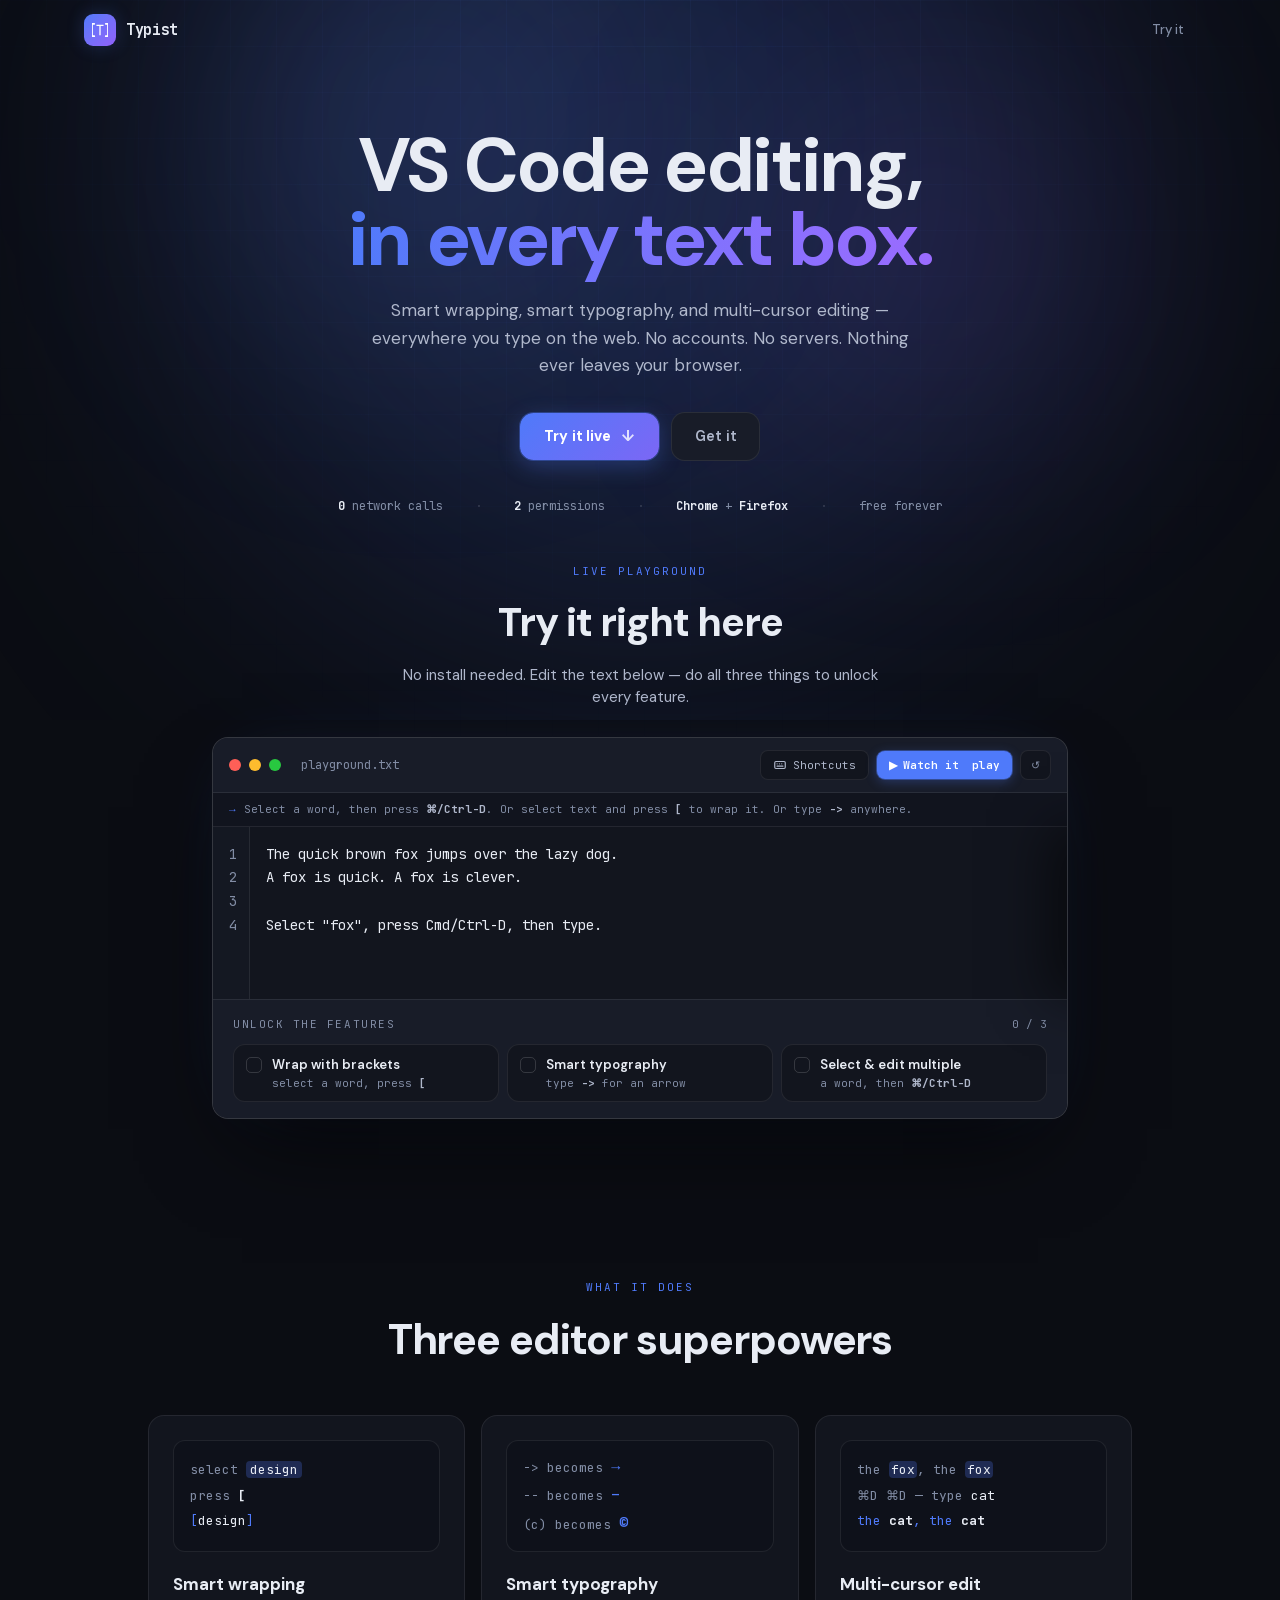
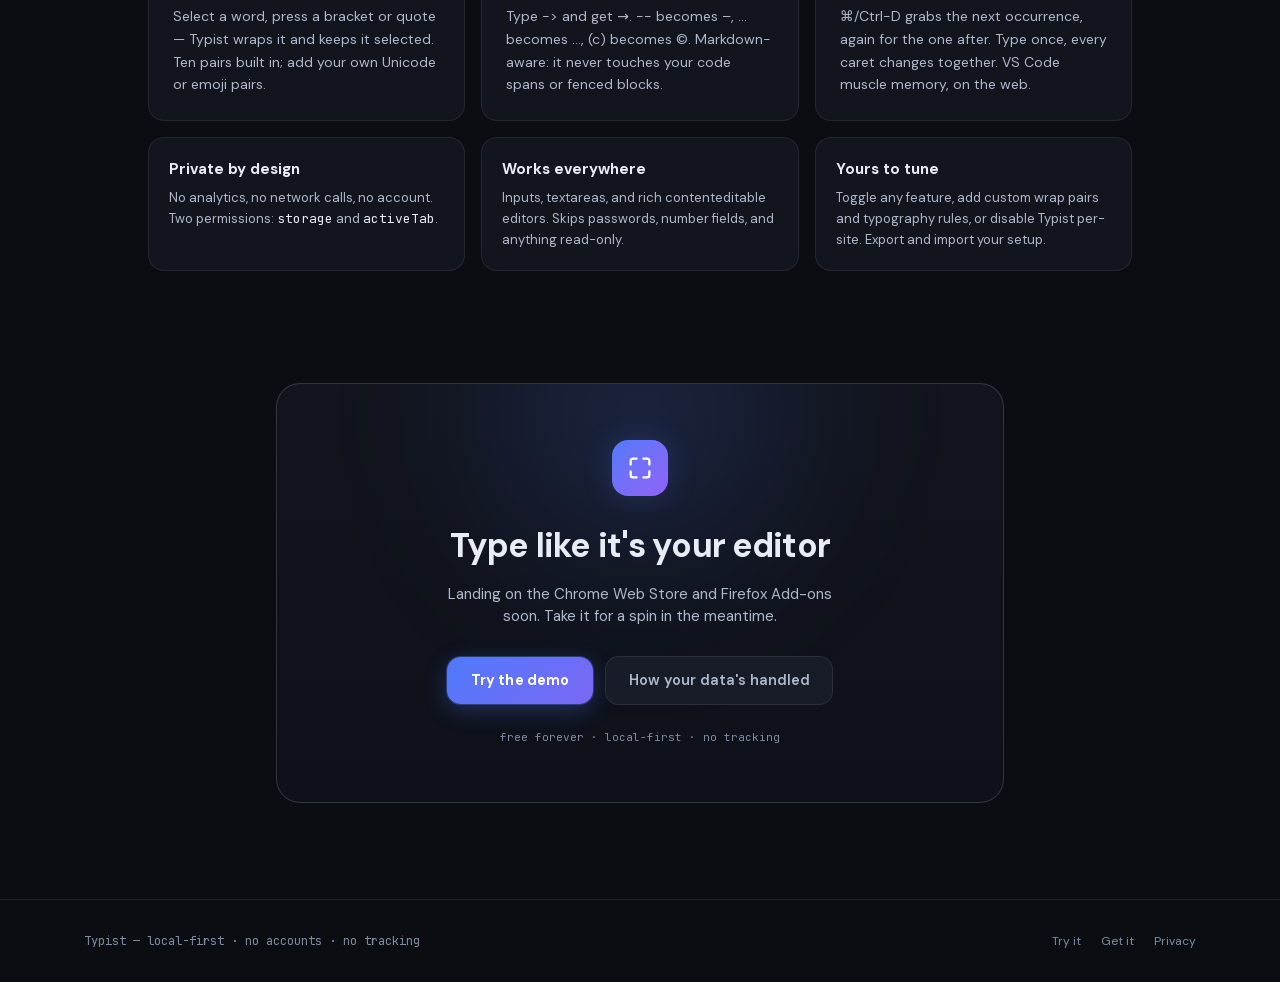
<file: index.html>
<!DOCTYPE html><html lang="en" class="scroll-smooth motion-reduce:scroll-auto"> <head><meta charset="utf-8"><meta name="viewport" content="width=device-width, initial-scale=1"><title>Typist — VS Code editing for every text box</title><meta name="description" content="A local-first browser extension that brings smart wrapping, smart typography, and multi-cursor editing to every text field on the web. Chrome + Firefox. No accounts, no tracking."><meta name="keywords" content="browser extension, text editor extension, VS Code shortcuts in browser, multi-cursor editing, smart typography, smart text wrapping, Cmd+D multi-cursor, Chrome extension, Firefox extension, textarea editor, rich text editing, developer productivity tool, writing tool, local-first, no tracking, keyboard shortcuts extension, code editor in browser, text field editing, smart quotes, auto-formatting"><meta name="author" content="Tomer Danan"><meta name="robots" content="index, follow"><meta name="theme-color" content="#0b0d13"><meta name="color-scheme" content="dark"><link rel="canonical" href="https://typist.dananz.com/"><link rel="icon" type="image/svg+xml" href="/favicon.svg"><link rel="preload" as="font" type="font/woff2" href="/fonts/dm-sans.woff2" crossorigin><link rel="preload" as="font" type="font/woff2" href="/fonts/jetbrains-mono.woff2" crossorigin><meta property="og:type" content="website"><meta property="og:site_name" content="Typist"><meta property="og:url" content="https://typist.dananz.com/"><meta property="og:title" content="Typist — VS Code editing for every text box"><meta property="og:description" content="A local-first browser extension that brings smart wrapping, smart typography, and multi-cursor editing to every text field on the web. Chrome + Firefox. No accounts, no tracking."><meta property="og:image" content="https://typist.dananz.com/og.png"><meta property="og:image:type" content="image/png"><meta property="og:image:width" content="1200"><meta property="og:image:height" content="630"><meta property="og:image:alt" content="Typist — VS Code editing for every text box"><meta name="twitter:card" content="summary_large_image"><meta name="twitter:title" content="Typist — VS Code editing for every text box"><meta name="twitter:description" content="A local-first browser extension that brings smart wrapping, smart typography, and multi-cursor editing to every text field on the web. Chrome + Firefox. No accounts, no tracking."><meta name="twitter:image" content="https://typist.dananz.com/og.png"><script type="application/ld+json">{"@context":"https://schema.org","@type":"SoftwareApplication","name":"Typist","applicationCategory":"BrowserApplication","operatingSystem":"Chrome, Firefox","description":"A local-first browser extension that brings smart wrapping, smart typography, and multi-cursor editing to every text field on the web. Chrome + Firefox. No accounts, no tracking.","url":"https://typist.dananz.com/","image":"https://typist.dananz.com/og.png","offers":{"@type":"Offer","price":"0","priceCurrency":"USD"},"author":{"@type":"Person","name":"Tomer Danan"},"keywords":"browser extension, text editor extension, VS Code shortcuts in browser, multi-cursor editing, smart typography, smart text wrapping, Cmd+D multi-cursor, Chrome extension, Firefox extension, textarea editor, rich text editing, developer productivity tool, writing tool, local-first, no tracking, keyboard shortcuts extension, code editor in browser, text field editing, smart quotes, auto-formatting"}</script><link rel="stylesheet" href="/_astro/Base.CoS_xqMw.css"><style>#demo-hl[data-astro-cid-tb5vpudz] mark{background:color-mix(in srgb,var(--color-accent) 32%,transparent);color:transparent;border-radius:3px;box-shadow:0 0 0 1px color-mix(in srgb,var(--color-accent) 45%,transparent)}.tp-task[data-astro-cid-tb5vpudz].is-done{border-color:color-mix(in srgb,var(--color-green) 38%,transparent);background:var(--color-green-soft)}.tp-task[data-astro-cid-tb5vpudz].is-done .tp-check[data-astro-cid-tb5vpudz]{background:var(--color-green);border-color:var(--color-green);color:#06231a;animation:tickPop .35s cubic-bezier(.34,1.56,.64,1)}.tp-task[data-astro-cid-tb5vpudz].is-done .tp-task-title[data-astro-cid-tb5vpudz]{color:var(--color-green)}#demo-tasks[data-astro-cid-tb5vpudz].all-done .tp-task[data-astro-cid-tb5vpudz]{opacity:.5;filter:saturate(.7)}.demo-keycap[data-astro-cid-tb5vpudz]{font-family:var(--font-mono);font-size:12px;color:var(--color-text-bright);background:var(--color-surface-3);border:1px solid var(--color-line-strong);border-radius:7px;padding:4px 8px;box-shadow:0 2px 6px #00000059,inset 0 1px #ffffff0f;animation:keyPop .3s ease both}.tp-mini-cta[data-astro-cid-tb5vpudz]{display:inline-flex;align-items:center;border-radius:.6rem;padding:.5rem .85rem;font-size:13px;font-weight:700;color:#fff;background:linear-gradient(135deg,var(--color-accent),#9061f9);box-shadow:0 4px 16px #4f7afa4d;transition:transform .2s}.tp-mini-cta[data-astro-cid-tb5vpudz]:hover{transform:translateY(-2px)}.tp-feature[data-astro-cid-j7pv25f6]:hover{box-shadow:0 1px #ffffff0d inset,0 24px 50px -28px #000000b3,0 0 40px -20px var(--color-accent-glow)}.tp-cta[data-astro-cid-j7pv25f6]{display:inline-flex;align-items:center;gap:.6rem;border-radius:.85rem;padding:.8rem 1.5rem;font-weight:700;font-size:14.5px;letter-spacing:.01em;color:#fff;background:linear-gradient(135deg,var(--color-accent),#7c67f5);box-shadow:0 0 0 1px #4f7afa59,0 6px 22px #4f7afa4d,0 1px 3px #0003;transition:transform .2s,box-shadow .2s,filter .2s}.tp-cta[data-astro-cid-j7pv25f6]:hover{transform:translateY(-2px);filter:brightness(1.08);box-shadow:0 0 0 1px #4f7afa73,0 10px 32px #4f7afa66,0 2px 6px #0000004d}.tp-cta[data-astro-cid-j7pv25f6]:active{transform:translateY(0)}.tp-cta-ghost[data-astro-cid-j7pv25f6]{display:inline-flex;align-items:center;gap:.5rem;border-radius:.85rem;padding:.8rem 1.4rem;font-weight:600;font-size:14.5px;color:var(--color-text);background:var(--color-surface-2);border:1px solid var(--color-line);transition:transform .2s,border-color .2s,color .2s}.tp-cta-ghost[data-astro-cid-j7pv25f6]:hover{border-color:var(--color-accent);color:var(--color-text-bright);transform:translateY(-2px)}
</style></head> <body class="relative overflow-x-hidden"> <!-- Ambient glow blooms --> <div class="pointer-events-none fixed inset-x-0 top-0 z-0 h-[720px] overflow-hidden"> <div class="absolute left-1/2 -top-64 h-[880px] w-[880px] -translate-x-1/2 rounded-full bg-accent/20 blur-[140px]"></div> <div class="absolute left-[16%] -top-24 h-[440px] w-[440px] rounded-full bg-accent-soft/12 blur-[120px]"></div> <div class="absolute right-[12%] top-16 h-[380px] w-[380px] rounded-full bg-[#9061f9]/10 blur-[120px]"></div> </div> <!-- Faint grid, radially masked --> <div class="pointer-events-none fixed inset-0 z-0 [background-image:linear-gradient(rgba(79,122,250,0.05)_1px,transparent_1px),linear-gradient(90deg,rgba(79,122,250,0.05)_1px,transparent_1px)] [background-size:46px_46px] [mask-image:radial-gradient(circle_at_50%_0%,#000_0%,transparent_72%)]"></div> <!-- Nav --> <nav data-nav class="fixed inset-x-0 top-0 z-50 transition-[background-color,backdrop-filter,border-color] duration-500 ease-[cubic-bezier(0.22,0.61,0.36,1)] border-b border-transparent"> <div class="mx-auto flex max-w-6xl items-center justify-between px-5 py-3.5"> <a href="#top" class="group flex items-center gap-2.5" aria-label="Typist home"> <span class="grid h-8 w-8 place-items-center rounded-[9px] bg-gradient-to-br from-accent to-[#9061f9] shadow-[0_0_18px_var(--color-accent-glow)]"> <svg viewBox="120 120 272 272" class="h-4 w-4"> <g fill="none" stroke="#fff" stroke-width="30" stroke-linecap="round" stroke-linejoin="round"> <path d="M158 150 H120 V362 H158"></path> <path d="M354 150 H392 V362 H354"></path> </g> <path transform="translate(182.13 346) scale(0.24623 -0.24623)" fill="#fff" d="M255 0V649H55V731H545V649H345V0Z"></path> </svg> </span> <span class="font-mono text-[15px] font-bold tracking-tight text-text-bright">Typist</span> </a> <div class="flex items-center gap-1.5 text-[13px] font-medium text-text-dim"> <a href="#try" class="rounded-lg px-3 py-1.5 transition-colors hover:text-text-bright">Try it</a> </div> </div> </nav> <main class="relative z-10">   <header id="top" class="relative mx-auto max-w-4xl px-5 pb-2 pt-28 text-center sm:pt-32" data-astro-cid-j7pv25f6> <h1 class="animate-[fadeUp_0.7s_ease_0.05s_both] mx-auto max-w-3xl text-[clamp(2.5rem,7vw,4.7rem)] font-bold leading-[0.99] tracking-[-0.035em] text-text-bright" data-astro-cid-j7pv25f6>
VS Code editing,<br data-astro-cid-j7pv25f6> <span class="bg-gradient-to-r from-accent to-[#9a6bff] bg-clip-text text-transparent" data-astro-cid-j7pv25f6>in every text box.</span> </h1> <p class="animate-[fadeUp_0.7s_ease_0.16s_both] mx-auto mt-5 max-w-xl text-[16px] leading-relaxed text-text sm:text-[17px]" data-astro-cid-j7pv25f6>
Smart wrapping, smart typography, and multi-cursor editing — everywhere you
      type on the web. No accounts. No servers. Nothing ever leaves your browser.
</p> <div class="animate-[fadeUp_0.7s_ease_0.26s_both] mt-8 flex flex-wrap items-center justify-center gap-3" data-astro-cid-j7pv25f6> <a href="#try" class="tp-cta" data-astro-cid-j7pv25f6>
Try it live
<span class="opacity-80" data-astro-cid-j7pv25f6>↓</span> </a> <a href="#get" class="tp-cta-ghost" data-astro-cid-j7pv25f6>Get it</a> </div> <!-- stat proof strip --> <div class="animate-[fadeUp_0.7s_ease_0.36s_both] mt-9 flex flex-wrap items-center justify-center gap-x-8 gap-y-2 font-mono text-[12px] text-text-dim" data-astro-cid-j7pv25f6> <span data-astro-cid-j7pv25f6><b class="text-text-bright" data-astro-cid-j7pv25f6>0</b> network calls</span> <span class="text-line-strong" data-astro-cid-j7pv25f6>·</span> <span data-astro-cid-j7pv25f6><b class="text-text-bright" data-astro-cid-j7pv25f6>2</b> permissions</span> <span class="text-line-strong" data-astro-cid-j7pv25f6>·</span> <span data-astro-cid-j7pv25f6><b class="text-text-bright" data-astro-cid-j7pv25f6>Chrome</b> + <b class="text-text-bright" data-astro-cid-j7pv25f6>Firefox</b></span> <span class="text-line-strong" data-astro-cid-j7pv25f6>·</span> <span data-astro-cid-j7pv25f6>free forever</span> </div> </header> <section id="try" class="relative z-10 mx-auto max-w-4xl px-5 pb-16 pt-6 sm:pt-10" data-astro-cid-tb5vpudz> <div class="mb-7 text-center" data-reveal data-astro-cid-tb5vpudz> <p class="mb-3 font-mono text-[11px] uppercase tracking-[0.18em] text-accent" data-astro-cid-tb5vpudz>Live playground</p> <h2 class="text-[clamp(26px,4vw,40px)] font-bold tracking-tight text-text-bright" data-astro-cid-tb5vpudz>
Try it right here
</h2> <p class="mx-auto mt-3 max-w-lg text-[15px] text-text" data-astro-cid-tb5vpudz>
No install needed. Edit the text below — do all three things to unlock every feature.
</p> </div> <div data-reveal class="overflow-hidden rounded-2xl border border-line-strong bg-surface shadow-[0_1px_0_rgba(255,255,255,0.04)_inset,0_40px_90px_-30px_rgba(0,0,0,0.8),0_0_70px_-30px_var(--color-accent-glow)]" data-astro-cid-tb5vpudz> <!-- window chrome / toolbar --> <div class="flex items-center gap-2 border-b border-line bg-surface-2 px-4 py-3" data-astro-cid-tb5vpudz> <span class="h-3 w-3 rounded-full bg-[#ff5f57]" data-astro-cid-tb5vpudz></span> <span class="h-3 w-3 rounded-full bg-[#febc2e]" data-astro-cid-tb5vpudz></span> <span class="h-3 w-3 rounded-full bg-[#28c840]" data-astro-cid-tb5vpudz></span> <span class="ms-3 hidden font-mono text-[12px] text-text-dim sm:inline" data-astro-cid-tb5vpudz>playground.txt</span> <div class="ms-auto flex items-center gap-2" data-astro-cid-tb5vpudz> <button id="demo-cheats-open" class="flex items-center gap-1.5 whitespace-nowrap rounded-lg border border-line bg-surface px-3 py-1.5 font-mono text-[11px] text-text transition-colors hover:border-line-strong hover:text-text-bright" data-astro-cid-tb5vpudz> <svg viewBox="0 0 24 24" class="h-3.5 w-3.5 flex-none" fill="none" stroke="currentColor" stroke-width="2" stroke-linecap="round" stroke-linejoin="round" data-astro-cid-tb5vpudz><rect x="3" y="6" width="18" height="12" rx="2" data-astro-cid-tb5vpudz></rect><path d="M7 10h.01M11 10h.01M15 10h.01M7 14h10" data-astro-cid-tb5vpudz></path></svg>
Shortcuts
</button> <button id="demo-play" class="flex items-center gap-1.5 whitespace-nowrap rounded-lg bg-accent px-3 py-1.5 font-mono text-[11px] font-semibold text-white shadow-[0_0_0_1px_rgba(79,122,250,0.4),0_3px_12px_rgba(79,122,250,0.3)] transition-all hover:bg-accent-soft hover:-translate-y-px" data-astro-cid-tb5vpudz>▶ <span class="hidden sm:inline" data-astro-cid-tb5vpudz>Watch it&nbsp;</span>play</button> <button id="demo-reset" class="rounded-lg border border-line bg-surface px-2.5 py-1.5 font-mono text-[11px] text-text-dim transition-colors hover:border-line-strong hover:text-text-bright" aria-label="Reset playground" data-astro-cid-tb5vpudz>↺</button> </div> </div> <!-- helper strip --> <div class="flex items-center gap-2 border-b border-line bg-surface/60 px-4 py-2 font-mono text-[11px] text-text-dim" data-astro-cid-tb5vpudz> <span class="text-accent" data-astro-cid-tb5vpudz>→</span> <span data-astro-cid-tb5vpudz>Select a word, then press <b class="text-text" data-astro-cid-tb5vpudz>⌘/Ctrl-D</b>. Or select text and press <b class="text-text" data-astro-cid-tb5vpudz>[</b> to wrap it. Or type <b class="text-text" data-astro-cid-tb5vpudz>-&gt;</b> anywhere.</span> </div> <!-- editor: gutter + surface --> <div id="demo-editor" class="relative flex h-[172px]" data-astro-cid-tb5vpudz> <div id="demo-gutter" aria-hidden="true" class="select-none overflow-hidden whitespace-pre border-e border-line bg-surface-2/40 py-4 pe-3 ps-4 text-end font-mono text-[14px] leading-[1.7] text-text-dim" data-astro-cid-tb5vpudz>1</div> <div class="relative flex-1" data-astro-cid-tb5vpudz> <div id="demo-hl" aria-hidden="true" class="pointer-events-none absolute inset-0 overflow-auto whitespace-pre p-4 font-mono text-[14px] leading-[1.7] text-transparent" data-astro-cid-tb5vpudz></div> <label for="demo-ta" class="sr-only" data-astro-cid-tb5vpudz>Interactive Typist playground editor</label> <textarea id="demo-ta" spellcheck="false" autocomplete="off" autocapitalize="off" wrap="off" class="absolute inset-0 resize-none overflow-auto whitespace-pre border-0 bg-transparent p-4 font-mono text-[14px] leading-[1.7] text-text-bright caret-accent outline-none focus-visible:ring-2 focus-visible:ring-inset focus-visible:ring-accent/40" data-astro-cid-tb5vpudz></textarea> <div id="demo-keys" class="pointer-events-none absolute bottom-3 end-4 flex gap-1.5" data-astro-cid-tb5vpudz></div> </div> <!-- shortcuts sidebar --> <div id="demo-cheats-bg" class="pointer-events-none absolute inset-0 z-10 bg-black/40 opacity-0 transition-opacity duration-300" data-astro-cid-tb5vpudz></div> <aside id="demo-cheats" class="absolute inset-y-0 end-0 z-20 flex w-[310px] max-w-[86%] translate-x-full flex-col border-s border-line-strong bg-surface-2 shadow-[-20px_0_50px_rgba(0,0,0,0.5)] transition-transform duration-300 motion-reduce:transition-none" data-astro-cid-tb5vpudz> <div class="flex items-center justify-between border-b border-line px-4 py-3" data-astro-cid-tb5vpudz> <span class="font-mono text-[11px] uppercase tracking-[0.14em] text-text-dim" data-astro-cid-tb5vpudz>Keyboard cheatsheet</span> <button id="demo-cheats-close" class="grid h-6 w-6 place-items-center rounded-md text-text-dim transition-colors hover:bg-surface-3 hover:text-text-bright" aria-label="Close shortcuts" data-astro-cid-tb5vpudz>✕</button> </div> <ul class="flex-1 overflow-auto p-2" data-astro-cid-tb5vpudz> <li class="rounded-lg px-3 py-2.5 transition-colors hover:bg-surface" data-astro-cid-tb5vpudz> <span class="block text-[12.5px] font-semibold text-text-bright" data-astro-cid-tb5vpudz>Wrap a selection</span> <span class="mt-0.5 block font-mono text-[12px] leading-relaxed text-accent" data-astro-cid-tb5vpudz>[  (  {  &lt;  &quot;  &#39;  `  *  _  ~</span> </li><li class="rounded-lg px-3 py-2.5 transition-colors hover:bg-surface" data-astro-cid-tb5vpudz> <span class="block text-[12.5px] font-semibold text-text-bright" data-astro-cid-tb5vpudz>Arrow · dash · ellipsis</span> <span class="mt-0.5 block font-mono text-[12px] leading-relaxed text-accent" data-astro-cid-tb5vpudz>-&gt;   --   ...</span> </li><li class="rounded-lg px-3 py-2.5 transition-colors hover:bg-surface" data-astro-cid-tb5vpudz> <span class="block text-[12.5px] font-semibold text-text-bright" data-astro-cid-tb5vpudz>Symbols</span> <span class="mt-0.5 block font-mono text-[12px] leading-relaxed text-accent" data-astro-cid-tb5vpudz>(c)  (r)  (tm)  =&gt;  &lt;=  &gt;=  !=</span> </li><li class="rounded-lg px-3 py-2.5 transition-colors hover:bg-surface" data-astro-cid-tb5vpudz> <span class="block text-[12.5px] font-semibold text-text-bright" data-astro-cid-tb5vpudz>Add next occurrence</span> <span class="mt-0.5 block font-mono text-[12px] leading-relaxed text-accent" data-astro-cid-tb5vpudz>⌘D  ·  Ctrl-D</span> </li><li class="rounded-lg px-3 py-2.5 transition-colors hover:bg-surface" data-astro-cid-tb5vpudz> <span class="block text-[12.5px] font-semibold text-text-bright" data-astro-cid-tb5vpudz>Edit every cursor</span> <span class="mt-0.5 block font-mono text-[12px] leading-relaxed text-accent" data-astro-cid-tb5vpudz>just type after ⌘D</span> </li><li class="rounded-lg px-3 py-2.5 transition-colors hover:bg-surface" data-astro-cid-tb5vpudz> <span class="block text-[12.5px] font-semibold text-text-bright" data-astro-cid-tb5vpudz>Cancel multi-cursor</span> <span class="mt-0.5 block font-mono text-[12px] leading-relaxed text-accent" data-astro-cid-tb5vpudz>Esc  ·  click  ·  arrows</span> </li> </ul> </aside> </div> <!-- checklist --> <div class="border-t border-line bg-surface-2 px-4 py-4 sm:px-5" data-astro-cid-tb5vpudz> <div class="mb-3 flex items-center justify-between" data-astro-cid-tb5vpudz> <span class="font-mono text-[11px] uppercase tracking-[0.14em] text-text-dim" data-astro-cid-tb5vpudz>Unlock the features</span> <span id="demo-progress" class="font-mono text-[11px] tabular-nums text-text-dim" data-astro-cid-tb5vpudz>0 / 3</span> </div> <ul id="demo-tasks" class="grid gap-2 sm:grid-cols-3" data-astro-cid-tb5vpudz> <li data-task="wrap" class="tp-task group flex items-start gap-2.5 rounded-xl border border-line bg-surface px-3 py-2.5 transition-all" data-astro-cid-tb5vpudz> <span class="tp-check mt-0.5 grid h-4 w-4 flex-none place-items-center rounded-[5px] border border-line-strong text-transparent transition-colors" data-astro-cid-tb5vpudz> <svg viewBox="0 0 16 16" class="h-3 w-3" fill="none" stroke="currentColor" stroke-width="2.4" stroke-linecap="round" stroke-linejoin="round" data-astro-cid-tb5vpudz><path d="M3 8.5l3.2 3.2L13 5" data-astro-cid-tb5vpudz></path></svg> </span> <span data-astro-cid-tb5vpudz> <span class="tp-task-title block text-[13px] font-semibold text-text-bright" data-astro-cid-tb5vpudz>Wrap with brackets</span> <span class="block font-mono text-[11px] text-text-dim" data-astro-cid-tb5vpudz>select a word, press <b class="text-text" data-astro-cid-tb5vpudz>[</b></span> </span> </li> <li data-task="typo" class="tp-task group flex items-start gap-2.5 rounded-xl border border-line bg-surface px-3 py-2.5 transition-all" data-astro-cid-tb5vpudz> <span class="tp-check mt-0.5 grid h-4 w-4 flex-none place-items-center rounded-[5px] border border-line-strong text-transparent transition-colors" data-astro-cid-tb5vpudz> <svg viewBox="0 0 16 16" class="h-3 w-3" fill="none" stroke="currentColor" stroke-width="2.4" stroke-linecap="round" stroke-linejoin="round" data-astro-cid-tb5vpudz><path d="M3 8.5l3.2 3.2L13 5" data-astro-cid-tb5vpudz></path></svg> </span> <span data-astro-cid-tb5vpudz> <span class="tp-task-title block text-[13px] font-semibold text-text-bright" data-astro-cid-tb5vpudz>Smart typography</span> <span class="block font-mono text-[11px] text-text-dim" data-astro-cid-tb5vpudz>type <b class="text-text" data-astro-cid-tb5vpudz>-&gt;</b> for an arrow</span> </span> </li> <li data-task="multi" class="tp-task group flex items-start gap-2.5 rounded-xl border border-line bg-surface px-3 py-2.5 transition-all" data-astro-cid-tb5vpudz> <span class="tp-check mt-0.5 grid h-4 w-4 flex-none place-items-center rounded-[5px] border border-line-strong text-transparent transition-colors" data-astro-cid-tb5vpudz> <svg viewBox="0 0 16 16" class="h-3 w-3" fill="none" stroke="currentColor" stroke-width="2.4" stroke-linecap="round" stroke-linejoin="round" data-astro-cid-tb5vpudz><path d="M3 8.5l3.2 3.2L13 5" data-astro-cid-tb5vpudz></path></svg> </span> <span data-astro-cid-tb5vpudz> <span class="tp-task-title block text-[13px] font-semibold text-text-bright" data-astro-cid-tb5vpudz>Select &amp; edit multiple</span> <span class="block font-mono text-[11px] text-text-dim" data-astro-cid-tb5vpudz>a word, then <b class="text-text" data-astro-cid-tb5vpudz>⌘/Ctrl-D</b></span> </span> </li> </ul> <!-- completion --> <div id="demo-done" class="mt-3 hidden items-center gap-3 rounded-xl border border-accent/40 bg-gradient-to-r from-accent/12 to-[#9061f9]/12 px-4 py-3" style="box-shadow: 0 0 0 1px rgba(79,122,250,0.15), 0 0 28px -6px var(--color-accent-glow)" data-astro-cid-tb5vpudz> <span class="grid h-8 w-8 flex-none place-items-center rounded-lg bg-gradient-to-br from-accent to-[#9061f9] text-white" data-astro-cid-tb5vpudz> <svg viewBox="0 0 24 24" class="h-4 w-4" fill="none" stroke="currentColor" stroke-width="2.6" stroke-linecap="round" stroke-linejoin="round" data-astro-cid-tb5vpudz><path d="M4 12.5l5 5L20 6" data-astro-cid-tb5vpudz></path></svg> </span> <div class="flex-1" data-astro-cid-tb5vpudz> <p class="text-[14px] font-bold text-text-bright" data-astro-cid-tb5vpudz>You're a Typist.</p> <p class="text-[12px] text-text-dim" data-astro-cid-tb5vpudz>That was all three. Now imagine it in every text box on the web.</p> </div> <a href="#get" class="tp-mini-cta flex-none" data-astro-cid-tb5vpudz>Get it →</a> </div> </div> </div> </section>  <script type="module" src="/_astro/Demo.astro_astro_type_script_index_0_lang.BzMo-uSx.js"></script>  <section id="features" class="relative mx-auto max-w-5xl px-5 py-16 sm:py-24" data-astro-cid-j7pv25f6> <div class="mb-11 text-center" data-reveal data-astro-cid-j7pv25f6> <p class="mb-3 font-mono text-[11px] uppercase tracking-[0.18em] text-accent" data-astro-cid-j7pv25f6>What it does</p> <h2 class="text-[clamp(26px,4vw,42px)] font-bold tracking-tight text-text-bright" data-astro-cid-j7pv25f6>
Three editor superpowers
</h2> </div> <div class="grid gap-4 md:grid-cols-3" data-astro-cid-j7pv25f6> <article data-reveal style="--reveal-delay:0ms" class="tp-feature group flex flex-col rounded-2xl border border-line bg-surface p-6 transition-all duration-300 hover:-translate-y-1 hover:border-accent/40" data-astro-cid-j7pv25f6> <div class="mb-5 h-28 overflow-hidden rounded-xl border border-line bg-bg-2 p-4 font-mono text-[13px]" data-astro-cid-j7pv25f6> <div class="flex h-full flex-col justify-center gap-1.5 text-text" data-astro-cid-j7pv25f6> <span class="text-text-dim" data-astro-cid-j7pv25f6>select <span class="rounded bg-accent/25 px-1 text-text-bright" data-astro-cid-j7pv25f6>design</span></span> <span class="text-text-dim" data-astro-cid-j7pv25f6>press <b class="text-text-bright" data-astro-cid-j7pv25f6>[</b></span> <span class="text-accent" data-astro-cid-j7pv25f6>[<span class="text-text-bright" data-astro-cid-j7pv25f6>design</span>]</span> </div>   </div> <h3 class="mb-2 text-[17px] font-bold text-text-bright" data-astro-cid-j7pv25f6>Smart wrapping</h3> <p class="text-[14px] leading-relaxed text-text" data-astro-cid-j7pv25f6>Select a word, press a bracket or quote — Typist wraps it and keeps it selected. Ten pairs built in; add your own Unicode or emoji pairs.</p> </article><article data-reveal style="--reveal-delay:70ms" class="tp-feature group flex flex-col rounded-2xl border border-line bg-surface p-6 transition-all duration-300 hover:-translate-y-1 hover:border-accent/40" data-astro-cid-j7pv25f6> <div class="mb-5 h-28 overflow-hidden rounded-xl border border-line bg-bg-2 p-4 font-mono text-[13px]" data-astro-cid-j7pv25f6>  <div class="flex h-full flex-col justify-center gap-1.5 text-text" data-astro-cid-j7pv25f6> <span data-astro-cid-j7pv25f6><span class="text-text-dim" data-astro-cid-j7pv25f6>-&gt;</span> <span class="text-text-dim" data-astro-cid-j7pv25f6>becomes</span> <span class="text-accent text-[15px]" data-astro-cid-j7pv25f6>→</span></span> <span data-astro-cid-j7pv25f6><span class="text-text-dim" data-astro-cid-j7pv25f6>--</span> <span class="text-text-dim" data-astro-cid-j7pv25f6>becomes</span> <span class="text-accent text-[15px]" data-astro-cid-j7pv25f6>–</span></span> <span data-astro-cid-j7pv25f6><span class="text-text-dim" data-astro-cid-j7pv25f6>(c)</span> <span class="text-text-dim" data-astro-cid-j7pv25f6>becomes</span> <span class="text-accent text-[15px]" data-astro-cid-j7pv25f6>©</span></span> </div>  </div> <h3 class="mb-2 text-[17px] font-bold text-text-bright" data-astro-cid-j7pv25f6>Smart typography</h3> <p class="text-[14px] leading-relaxed text-text" data-astro-cid-j7pv25f6>Type -&gt; and get →. -- becomes –, ... becomes …, (c) becomes ©. Markdown-aware: it never touches your code spans or fenced blocks.</p> </article><article data-reveal style="--reveal-delay:140ms" class="tp-feature group flex flex-col rounded-2xl border border-line bg-surface p-6 transition-all duration-300 hover:-translate-y-1 hover:border-accent/40" data-astro-cid-j7pv25f6> <div class="mb-5 h-28 overflow-hidden rounded-xl border border-line bg-bg-2 p-4 font-mono text-[13px]" data-astro-cid-j7pv25f6>   <div class="flex h-full flex-col justify-center gap-1.5" data-astro-cid-j7pv25f6> <span class="text-text-dim" data-astro-cid-j7pv25f6>the <span class="rounded bg-accent/25 px-0.5 text-text-bright" data-astro-cid-j7pv25f6>fox</span>, the <span class="rounded bg-accent/25 px-0.5 text-text-bright" data-astro-cid-j7pv25f6>fox</span></span> <span class="text-text-dim" data-astro-cid-j7pv25f6>⌘D ⌘D — type <span class="text-text-bright" data-astro-cid-j7pv25f6>cat</span></span> <span class="text-accent" data-astro-cid-j7pv25f6>the <b class="text-text-bright" data-astro-cid-j7pv25f6>cat</b>, the <b class="text-text-bright" data-astro-cid-j7pv25f6>cat</b></span> </div> </div> <h3 class="mb-2 text-[17px] font-bold text-text-bright" data-astro-cid-j7pv25f6>Multi-cursor edit</h3> <p class="text-[14px] leading-relaxed text-text" data-astro-cid-j7pv25f6>⌘/Ctrl-D grabs the next occurrence, again for the one after. Type once, every caret changes together. VS Code muscle memory, on the web.</p> </article> </div> <!-- secondary row --> <div class="mt-4 grid gap-4 sm:grid-cols-3" data-astro-cid-j7pv25f6> <div data-reveal class="rounded-2xl border border-line bg-surface p-5" data-astro-cid-j7pv25f6> <h3 class="mb-1.5 text-[15px] font-bold text-text-bright" data-astro-cid-j7pv25f6>Private by design</h3> <p class="text-[13px] leading-relaxed text-text" data-astro-cid-j7pv25f6>No analytics, no network calls, no account. Two permissions: <span class="font-mono text-text-bright" data-astro-cid-j7pv25f6>storage</span> and <span class="font-mono text-text-bright" data-astro-cid-j7pv25f6>activeTab</span>.</p> </div> <div data-reveal style="--reveal-delay:70ms" class="rounded-2xl border border-line bg-surface p-5" data-astro-cid-j7pv25f6> <h3 class="mb-1.5 text-[15px] font-bold text-text-bright" data-astro-cid-j7pv25f6>Works everywhere</h3> <p class="text-[13px] leading-relaxed text-text" data-astro-cid-j7pv25f6>Inputs, textareas, and rich contenteditable editors. Skips passwords, number fields, and anything read-only.</p> </div> <div data-reveal style="--reveal-delay:140ms" class="rounded-2xl border border-line bg-surface p-5" data-astro-cid-j7pv25f6> <h3 class="mb-1.5 text-[15px] font-bold text-text-bright" data-astro-cid-j7pv25f6>Yours to tune</h3> <p class="text-[13px] leading-relaxed text-text" data-astro-cid-j7pv25f6>Toggle any feature, add custom wrap pairs and typography rules, or disable Typist per-site. Export and import your setup.</p> </div> </div> </section>  <section id="get" class="relative mx-auto max-w-3xl px-5 pb-24 pt-4" data-astro-cid-j7pv25f6> <div data-reveal class="relative overflow-hidden rounded-3xl border border-line-strong bg-gradient-to-b from-surface to-bg-2 px-6 py-14 text-center" data-astro-cid-j7pv25f6> <div class="pointer-events-none absolute inset-x-0 -top-24 mx-auto h-64 w-64 rounded-full bg-accent/20 blur-[90px]" data-astro-cid-j7pv25f6></div> <div class="relative" data-astro-cid-j7pv25f6> <span class="mx-auto mb-6 grid h-14 w-14 place-items-center rounded-2xl bg-gradient-to-br from-accent to-[#9061f9] shadow-[0_0_30px_var(--color-accent-glow)]" style="animation: logoPulse 4s ease-in-out infinite" data-astro-cid-j7pv25f6> <svg viewBox="0 0 24 24" class="h-7 w-7" fill="none" stroke="#fff" stroke-width="2" stroke-linecap="round" stroke-linejoin="round" data-astro-cid-j7pv25f6> <path d="M9 4H6a2 2 0 0 0-2 2v3M9 20H6a2 2 0 0 1-2-2v-3M15 4h3a2 2 0 0 1 2 2v3M15 20h3a2 2 0 0 0 2-2v-3" data-astro-cid-j7pv25f6></path> </svg> </span> <h2 class="mx-auto max-w-md text-[clamp(24px,4vw,34px)] font-bold tracking-tight text-text-bright" data-astro-cid-j7pv25f6>
Type like it's your editor
</h2> <p class="mx-auto mt-3 max-w-sm text-[15px] text-text" data-astro-cid-j7pv25f6>
Landing on the Chrome Web Store and Firefox Add-ons soon. Take it for a
          spin in the meantime.
</p> <div class="mt-7 flex flex-wrap items-center justify-center gap-3" data-astro-cid-j7pv25f6> <a href="#try" class="tp-cta" data-astro-cid-j7pv25f6>Try the demo</a> <a href="/privacy" class="tp-cta-ghost" data-astro-cid-j7pv25f6>How your data's handled</a> </div> <p class="mt-6 font-mono text-[11px] text-text-dim" data-astro-cid-j7pv25f6>free forever · local-first · no tracking</p> </div> </div> </section>  </main> <footer class="relative z-10 border-t border-line"> <div class="mx-auto flex max-w-6xl flex-col items-center justify-between gap-3 px-5 py-8 text-[12px] text-text-dim sm:flex-row"> <span class="font-mono">Typist — local-first · no accounts · no tracking</span> <div class="flex items-center gap-5"> <a href="#try" class="transition-colors hover:text-text-bright">Try it</a> <a href="#get" class="transition-colors hover:text-text-bright">Get it</a> <a href="/privacy" class="transition-colors hover:text-text-bright">Privacy</a> </div> </div> </footer> <!-- Nav blur on scroll --> <script>
      ;(function () {
        var nav = document.querySelector("[data-nav]")
        if (!nav) return
        var update = function () {
          var s = window.scrollY > 6
          nav.classList.toggle("bg-bg/70", s)
          nav.classList.toggle("backdrop-blur-xl", s)
          nav.classList.toggle("border-line", s)
          nav.classList.toggle("border-transparent", !s)
        }
        update()
        window.addEventListener("scroll", update, { passive: true })
      })()
    </script> <!-- Reveal on scroll --> <script>
      ;(function () {
        var els = Array.prototype.slice.call(document.querySelectorAll("[data-reveal]"))
        if (!els.length) return
        if (!("IntersectionObserver" in window) || matchMedia("(prefers-reduced-motion: reduce)").matches) {
          els.forEach(function (el) { el.classList.add("is-visible") })
          return
        }
        var io = new IntersectionObserver(
          function (entries) {
            entries.forEach(function (e) {
              if (!e.isIntersecting) return
              e.target.classList.add("is-visible")
              io.unobserve(e.target)
            })
          },
          { threshold: 0.14, rootMargin: "0px 0px -8% 0px" },
        )
        requestAnimationFrame(function () {
          requestAnimationFrame(function () {
            els.forEach(function (el) { io.observe(el) })
          })
        })
      })()
    </script> </body> </html>
</file>
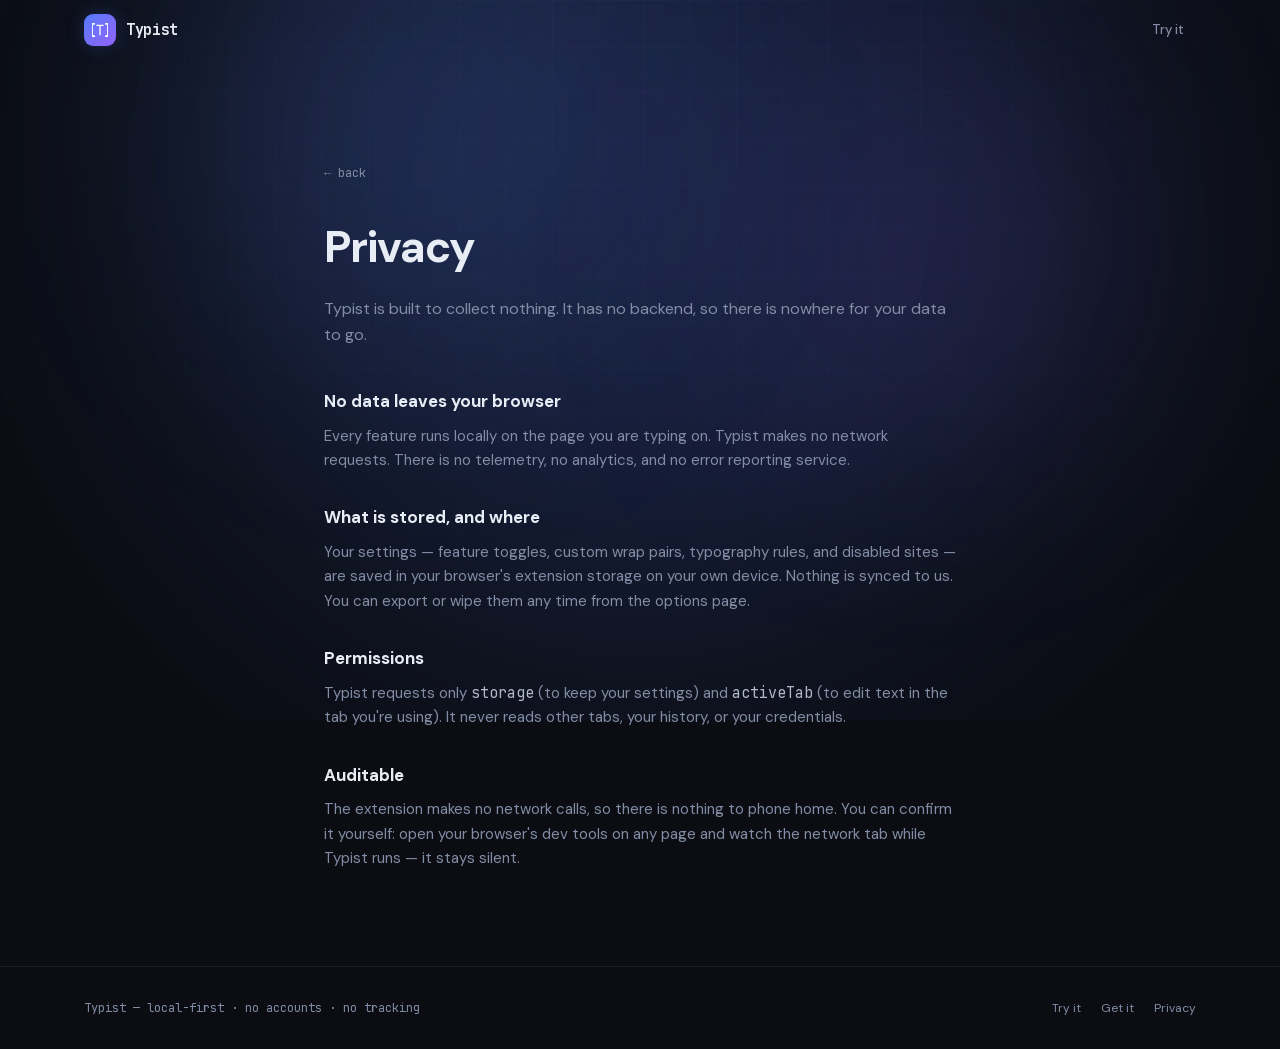
<file: privacy/index.html>
<!DOCTYPE html><html lang="en" class="scroll-smooth motion-reduce:scroll-auto"> <head><meta charset="utf-8"><meta name="viewport" content="width=device-width, initial-scale=1"><title>Privacy — Typist</title><meta name="description" content="Typist collects nothing. No analytics, no network calls, no accounts."><meta name="keywords" content="browser extension, text editor extension, VS Code shortcuts in browser, multi-cursor editing, smart typography, smart text wrapping, Cmd+D multi-cursor, Chrome extension, Firefox extension, textarea editor, rich text editing, developer productivity tool, writing tool, local-first, no tracking, keyboard shortcuts extension, code editor in browser, text field editing, smart quotes, auto-formatting"><meta name="author" content="Tomer Danan"><meta name="robots" content="index, follow"><meta name="theme-color" content="#0b0d13"><meta name="color-scheme" content="dark"><link rel="canonical" href="https://typist.dananz.com/privacy/"><link rel="icon" type="image/svg+xml" href="/favicon.svg"><link rel="preload" as="font" type="font/woff2" href="/fonts/dm-sans.woff2" crossorigin><link rel="preload" as="font" type="font/woff2" href="/fonts/jetbrains-mono.woff2" crossorigin><meta property="og:type" content="website"><meta property="og:site_name" content="Typist"><meta property="og:url" content="https://typist.dananz.com/privacy/"><meta property="og:title" content="Privacy — Typist"><meta property="og:description" content="Typist collects nothing. No analytics, no network calls, no accounts."><meta property="og:image" content="https://typist.dananz.com/og.png"><meta property="og:image:type" content="image/png"><meta property="og:image:width" content="1200"><meta property="og:image:height" content="630"><meta property="og:image:alt" content="Typist — VS Code editing for every text box"><meta name="twitter:card" content="summary_large_image"><meta name="twitter:title" content="Privacy — Typist"><meta name="twitter:description" content="Typist collects nothing. No analytics, no network calls, no accounts."><meta name="twitter:image" content="https://typist.dananz.com/og.png"><script type="application/ld+json">{"@context":"https://schema.org","@type":"SoftwareApplication","name":"Typist","applicationCategory":"BrowserApplication","operatingSystem":"Chrome, Firefox","description":"Typist collects nothing. No analytics, no network calls, no accounts.","url":"https://typist.dananz.com/privacy/","image":"https://typist.dananz.com/og.png","offers":{"@type":"Offer","price":"0","priceCurrency":"USD"},"author":{"@type":"Person","name":"Tomer Danan"},"keywords":"browser extension, text editor extension, VS Code shortcuts in browser, multi-cursor editing, smart typography, smart text wrapping, Cmd+D multi-cursor, Chrome extension, Firefox extension, textarea editor, rich text editing, developer productivity tool, writing tool, local-first, no tracking, keyboard shortcuts extension, code editor in browser, text field editing, smart quotes, auto-formatting"}</script><link rel="stylesheet" href="/_astro/Base.CoS_xqMw.css"></head> <body class="relative overflow-x-hidden"> <!-- Ambient glow blooms --> <div class="pointer-events-none fixed inset-x-0 top-0 z-0 h-[720px] overflow-hidden"> <div class="absolute left-1/2 -top-64 h-[880px] w-[880px] -translate-x-1/2 rounded-full bg-accent/20 blur-[140px]"></div> <div class="absolute left-[16%] -top-24 h-[440px] w-[440px] rounded-full bg-accent-soft/12 blur-[120px]"></div> <div class="absolute right-[12%] top-16 h-[380px] w-[380px] rounded-full bg-[#9061f9]/10 blur-[120px]"></div> </div> <!-- Faint grid, radially masked --> <div class="pointer-events-none fixed inset-0 z-0 [background-image:linear-gradient(rgba(79,122,250,0.05)_1px,transparent_1px),linear-gradient(90deg,rgba(79,122,250,0.05)_1px,transparent_1px)] [background-size:46px_46px] [mask-image:radial-gradient(circle_at_50%_0%,#000_0%,transparent_72%)]"></div> <!-- Nav --> <nav data-nav class="fixed inset-x-0 top-0 z-50 transition-[background-color,backdrop-filter,border-color] duration-500 ease-[cubic-bezier(0.22,0.61,0.36,1)] border-b border-transparent"> <div class="mx-auto flex max-w-6xl items-center justify-between px-5 py-3.5"> <a href="#top" class="group flex items-center gap-2.5" aria-label="Typist home"> <span class="grid h-8 w-8 place-items-center rounded-[9px] bg-gradient-to-br from-accent to-[#9061f9] shadow-[0_0_18px_var(--color-accent-glow)]"> <svg viewBox="120 120 272 272" class="h-4 w-4"> <g fill="none" stroke="#fff" stroke-width="30" stroke-linecap="round" stroke-linejoin="round"> <path d="M158 150 H120 V362 H158"></path> <path d="M354 150 H392 V362 H354"></path> </g> <path transform="translate(182.13 346) scale(0.24623 -0.24623)" fill="#fff" d="M255 0V649H55V731H545V649H345V0Z"></path> </svg> </span> <span class="font-mono text-[15px] font-bold tracking-tight text-text-bright">Typist</span> </a> <div class="flex items-center gap-1.5 text-[13px] font-medium text-text-dim"> <a href="#try" class="rounded-lg px-3 py-1.5 transition-colors hover:text-text-bright">Try it</a> </div> </div> </nav> <main class="relative z-10">  <section class="relative mx-auto max-w-2xl px-5 pb-24 pt-32 sm:pt-40"> <a href="/" class="mb-8 inline-flex items-center gap-1.5 font-mono text-[12px] text-text-dim transition-colors hover:text-text-bright">← back</a> <h1 class="text-[clamp(30px,5vw,44px)] font-bold tracking-tight text-text-bright">Privacy</h1> <p class="mt-4 text-[16px] leading-relaxed text-text-dim">
Typist is built to collect nothing. It has no backend, so there is nowhere
      for your data to go.
</p> <div class="mt-10 space-y-8 text-[15px] leading-relaxed text-text"> <div> <h2 class="mb-2 text-[17px] font-bold text-text-bright">No data leaves your browser</h2> <p class="text-text-dim">
Every feature runs locally on the page you are typing on. Typist makes
          no network requests. There is no telemetry, no analytics, and no error
          reporting service.
</p> </div> <div> <h2 class="mb-2 text-[17px] font-bold text-text-bright">What is stored, and where</h2> <p class="text-text-dim">
Your settings — feature toggles, custom wrap pairs, typography rules,
          and disabled sites — are saved in your browser's extension storage on
          your own device. Nothing is synced to us. You can export or wipe them
          any time from the options page.
</p> </div> <div> <h2 class="mb-2 text-[17px] font-bold text-text-bright">Permissions</h2> <p class="text-text-dim">
Typist requests only <span class="font-mono text-text">storage</span>
(to keep your settings) and <span class="font-mono text-text">activeTab</span>
(to edit text in the tab you're using). It never reads other tabs,
          your history, or your credentials.
</p> </div> <div> <h2 class="mb-2 text-[17px] font-bold text-text-bright">Auditable</h2> <p class="text-text-dim">
The extension makes no network calls, so there is nothing to phone
          home. You can confirm it yourself: open your browser's dev tools on any
          page and watch the network tab while Typist runs — it stays silent.
</p> </div> </div> </section>  </main> <footer class="relative z-10 border-t border-line"> <div class="mx-auto flex max-w-6xl flex-col items-center justify-between gap-3 px-5 py-8 text-[12px] text-text-dim sm:flex-row"> <span class="font-mono">Typist — local-first · no accounts · no tracking</span> <div class="flex items-center gap-5"> <a href="#try" class="transition-colors hover:text-text-bright">Try it</a> <a href="#get" class="transition-colors hover:text-text-bright">Get it</a> <a href="/privacy" class="transition-colors hover:text-text-bright">Privacy</a> </div> </div> </footer> <!-- Nav blur on scroll --> <script>
      ;(function () {
        var nav = document.querySelector("[data-nav]")
        if (!nav) return
        var update = function () {
          var s = window.scrollY > 6
          nav.classList.toggle("bg-bg/70", s)
          nav.classList.toggle("backdrop-blur-xl", s)
          nav.classList.toggle("border-line", s)
          nav.classList.toggle("border-transparent", !s)
        }
        update()
        window.addEventListener("scroll", update, { passive: true })
      })()
    </script> <!-- Reveal on scroll --> <script>
      ;(function () {
        var els = Array.prototype.slice.call(document.querySelectorAll("[data-reveal]"))
        if (!els.length) return
        if (!("IntersectionObserver" in window) || matchMedia("(prefers-reduced-motion: reduce)").matches) {
          els.forEach(function (el) { el.classList.add("is-visible") })
          return
        }
        var io = new IntersectionObserver(
          function (entries) {
            entries.forEach(function (e) {
              if (!e.isIntersecting) return
              e.target.classList.add("is-visible")
              io.unobserve(e.target)
            })
          },
          { threshold: 0.14, rootMargin: "0px 0px -8% 0px" },
        )
        requestAnimationFrame(function () {
          requestAnimationFrame(function () {
            els.forEach(function (el) { io.observe(el) })
          })
        })
      })()
    </script> </body> </html>
</file>
<file: _astro/Base.CoS_xqMw.css>
@layer properties{@supports (((-webkit-hyphens:none)) and (not (margin-trim:inline))) or ((-moz-orient:inline) and (not (color:rgb(from red r g b)))){*,:before,:after,::backdrop{--tw-translate-x:0;--tw-translate-y:0;--tw-translate-z:0;--tw-rotate-x:initial;--tw-rotate-y:initial;--tw-rotate-z:initial;--tw-skew-x:initial;--tw-skew-y:initial;--tw-space-y-reverse:0;--tw-border-style:solid;--tw-gradient-position:initial;--tw-gradient-from:#0000;--tw-gradient-via:#0000;--tw-gradient-to:#0000;--tw-gradient-stops:initial;--tw-gradient-via-stops:initial;--tw-gradient-from-position:0%;--tw-gradient-via-position:50%;--tw-gradient-to-position:100%;--tw-leading:initial;--tw-font-weight:initial;--tw-tracking:initial;--tw-ordinal:initial;--tw-slashed-zero:initial;--tw-numeric-figure:initial;--tw-numeric-spacing:initial;--tw-numeric-fraction:initial;--tw-shadow:0 0 #0000;--tw-shadow-color:initial;--tw-shadow-alpha:100%;--tw-inset-shadow:0 0 #0000;--tw-inset-shadow-color:initial;--tw-inset-shadow-alpha:100%;--tw-ring-color:initial;--tw-ring-shadow:0 0 #0000;--tw-inset-ring-color:initial;--tw-inset-ring-shadow:0 0 #0000;--tw-ring-inset:initial;--tw-ring-offset-width:0px;--tw-ring-offset-color:#fff;--tw-ring-offset-shadow:0 0 #0000;--tw-blur:initial;--tw-brightness:initial;--tw-contrast:initial;--tw-grayscale:initial;--tw-hue-rotate:initial;--tw-invert:initial;--tw-opacity:initial;--tw-saturate:initial;--tw-sepia:initial;--tw-drop-shadow:initial;--tw-drop-shadow-color:initial;--tw-drop-shadow-alpha:100%;--tw-drop-shadow-size:initial;--tw-backdrop-blur:initial;--tw-backdrop-brightness:initial;--tw-backdrop-contrast:initial;--tw-backdrop-grayscale:initial;--tw-backdrop-hue-rotate:initial;--tw-backdrop-invert:initial;--tw-backdrop-opacity:initial;--tw-backdrop-saturate:initial;--tw-backdrop-sepia:initial;--tw-duration:initial;--tw-ease:initial}}}@layer theme{:root,:host{--font-sans:"DM Sans", -apple-system, system-ui, sans-serif;--font-mono:"JetBrains Mono", ui-monospace, "SF Mono", Menlo, monospace;--color-black:#000;--color-white:#fff;--spacing:.25rem;--container-sm:24rem;--container-md:28rem;--container-lg:32rem;--container-xl:36rem;--container-2xl:42rem;--container-3xl:48rem;--container-4xl:56rem;--container-5xl:64rem;--container-6xl:72rem;--font-weight-medium:500;--font-weight-semibold:600;--font-weight-bold:700;--tracking-tight:-.025em;--leading-relaxed:1.625;--radius-md:.375rem;--radius-lg:.5rem;--radius-xl:.75rem;--radius-2xl:1rem;--radius-3xl:1.5rem;--ease-in-out:cubic-bezier(.4, 0, .2, 1);--blur-xl:24px;--default-transition-duration:.15s;--default-transition-timing-function:cubic-bezier(.4, 0, .2, 1);--default-font-family:var(--font-sans);--default-mono-font-family:var(--font-mono);--color-bg:#0b0d13;--color-bg-2:#0e111a;--color-surface:#12151e;--color-surface-2:#181c28;--color-surface-3:#1e2333;--color-line:#ffffff14;--color-line-strong:#ffffff26;--color-accent:#4f7afa;--color-accent-soft:#6189fb;--color-accent-glow:#4f7afa38;--color-green:#34d399;--color-green-soft:#34d39929;--color-text:#b0b8cc;--color-text-bright:#e8ecf4;--color-text-dim:#828da5}}@layer base{*,:after,:before,::backdrop{box-sizing:border-box;border:0 solid;margin:0;padding:0}::file-selector-button{box-sizing:border-box;border:0 solid;margin:0;padding:0}html,:host{-webkit-text-size-adjust:100%;tab-size:4;line-height:1.5;font-family:var(--default-font-family,ui-sans-serif, system-ui, sans-serif, "Apple Color Emoji", "Segoe UI Emoji", "Segoe UI Symbol", "Noto Color Emoji");font-feature-settings:var(--default-font-feature-settings,normal);font-variation-settings:var(--default-font-variation-settings,normal);-webkit-tap-highlight-color:transparent}hr{height:0;color:inherit;border-top-width:1px}abbr:where([title]){-webkit-text-decoration:underline dotted;text-decoration:underline dotted}h1,h2,h3,h4,h5,h6{font-size:inherit;font-weight:inherit}a{color:inherit;-webkit-text-decoration:inherit;text-decoration:inherit}b,strong{font-weight:bolder}code,kbd,samp,pre{font-family:var(--default-mono-font-family,ui-monospace, SFMono-Regular, Menlo, Monaco, Consolas, "Liberation Mono", "Courier New", monospace);font-feature-settings:var(--default-mono-font-feature-settings,normal);font-variation-settings:var(--default-mono-font-variation-settings,normal);font-size:1em}small{font-size:80%}sub,sup{vertical-align:baseline;font-size:75%;line-height:0;position:relative}sub{bottom:-.25em}sup{top:-.5em}table{text-indent:0;border-color:inherit;border-collapse:collapse}:-moz-focusring{outline:auto}progress{vertical-align:baseline}summary{display:list-item}ol,ul,menu{list-style:none}img,svg,video,canvas,audio,iframe,embed,object{vertical-align:middle;display:block}img,video{max-width:100%;height:auto}button,input,select,optgroup,textarea{font:inherit;font-feature-settings:inherit;font-variation-settings:inherit;letter-spacing:inherit;color:inherit;opacity:1;background-color:#0000;border-radius:0}::file-selector-button{font:inherit;font-feature-settings:inherit;font-variation-settings:inherit;letter-spacing:inherit;color:inherit;opacity:1;background-color:#0000;border-radius:0}:where(select:is([multiple],[size])) optgroup{font-weight:bolder}:where(select:is([multiple],[size])) optgroup option{padding-inline-start:20px}::file-selector-button{margin-inline-end:4px}::placeholder{opacity:1}@supports (not ((-webkit-appearance:-apple-pay-button))) or (contain-intrinsic-size:1px){::placeholder{color:currentColor}@supports (color:color-mix(in lab,red,red)){::placeholder{color:color-mix(in oklab,currentcolor 50%,transparent)}}}textarea{resize:vertical}::-webkit-search-decoration{-webkit-appearance:none}::-webkit-date-and-time-value{min-height:1lh;text-align:inherit}::-webkit-datetime-edit{display:inline-flex}::-webkit-datetime-edit-fields-wrapper{padding:0}::-webkit-datetime-edit{padding-block:0}::-webkit-datetime-edit-year-field{padding-block:0}::-webkit-datetime-edit-month-field{padding-block:0}::-webkit-datetime-edit-day-field{padding-block:0}::-webkit-datetime-edit-hour-field{padding-block:0}::-webkit-datetime-edit-minute-field{padding-block:0}::-webkit-datetime-edit-second-field{padding-block:0}::-webkit-datetime-edit-millisecond-field{padding-block:0}::-webkit-datetime-edit-meridiem-field{padding-block:0}::-webkit-calendar-picker-indicator{line-height:1}:-moz-ui-invalid{box-shadow:none}button,input:where([type=button],[type=reset],[type=submit]){appearance:button}::file-selector-button{appearance:button}::-webkit-inner-spin-button{height:auto}::-webkit-outer-spin-button{height:auto}[hidden]:where(:not([hidden=until-found])){display:none!important}}@layer components;@layer utilities{.pointer-events-auto{pointer-events:auto}.pointer-events-none{pointer-events:none}.sr-only{clip-path:inset(50%);white-space:nowrap;border-width:0;width:1px;height:1px;margin:-1px;padding:0;position:absolute;overflow:hidden}.absolute{position:absolute}.fixed{position:fixed}.relative{position:relative}.inset-0{inset:0}.inset-x-0{inset-inline:0}.inset-y-0{inset-block:0}.end-0{inset-inline-end:calc(var(--spacing) * 0)}.end-4{inset-inline-end:calc(var(--spacing) * 4)}.-top-24{top:calc(var(--spacing) * -24)}.-top-64{top:calc(var(--spacing) * -64)}.top-0{top:0}.top-16{top:calc(var(--spacing) * 16)}.right-\[12\%\]{right:12%}.bottom-3{bottom:calc(var(--spacing) * 3)}.left-1\/2{left:50%}.left-\[16\%\]{left:16%}.z-0{z-index:0}.z-10{z-index:10}.z-20{z-index:20}.z-50{z-index:50}.mx-auto{margin-inline:auto}.ms-3{margin-inline-start:calc(var(--spacing) * 3)}.ms-auto{margin-inline-start:auto}.mt-0\.5{margin-top:calc(var(--spacing) * .5)}.mt-3{margin-top:calc(var(--spacing) * 3)}.mt-4{margin-top:calc(var(--spacing) * 4)}.mt-5{margin-top:calc(var(--spacing) * 5)}.mt-6{margin-top:calc(var(--spacing) * 6)}.mt-7{margin-top:calc(var(--spacing) * 7)}.mt-8{margin-top:calc(var(--spacing) * 8)}.mt-9{margin-top:calc(var(--spacing) * 9)}.mt-10{margin-top:calc(var(--spacing) * 10)}.mb-1\.5{margin-bottom:calc(var(--spacing) * 1.5)}.mb-2{margin-bottom:calc(var(--spacing) * 2)}.mb-3{margin-bottom:calc(var(--spacing) * 3)}.mb-5{margin-bottom:calc(var(--spacing) * 5)}.mb-6{margin-bottom:calc(var(--spacing) * 6)}.mb-7{margin-bottom:calc(var(--spacing) * 7)}.mb-8{margin-bottom:calc(var(--spacing) * 8)}.mb-11{margin-bottom:calc(var(--spacing) * 11)}.block{display:block}.flex{display:flex}.grid{display:grid}.hidden{display:none}.inline-flex{display:inline-flex}.h-3{height:calc(var(--spacing) * 3)}.h-3\.5{height:calc(var(--spacing) * 3.5)}.h-4{height:calc(var(--spacing) * 4)}.h-6{height:calc(var(--spacing) * 6)}.h-7{height:calc(var(--spacing) * 7)}.h-8{height:calc(var(--spacing) * 8)}.h-14{height:calc(var(--spacing) * 14)}.h-28{height:calc(var(--spacing) * 28)}.h-64{height:calc(var(--spacing) * 64)}.h-\[172px\]{height:172px}.h-\[380px\]{height:380px}.h-\[440px\]{height:440px}.h-\[720px\]{height:720px}.h-\[880px\]{height:880px}.h-full{height:100%}.w-3{width:calc(var(--spacing) * 3)}.w-3\.5{width:calc(var(--spacing) * 3.5)}.w-4{width:calc(var(--spacing) * 4)}.w-6{width:calc(var(--spacing) * 6)}.w-7{width:calc(var(--spacing) * 7)}.w-8{width:calc(var(--spacing) * 8)}.w-14{width:calc(var(--spacing) * 14)}.w-64{width:calc(var(--spacing) * 64)}.w-\[310px\]{width:310px}.w-\[380px\]{width:380px}.w-\[440px\]{width:440px}.w-\[880px\]{width:880px}.max-w-2xl{max-width:var(--container-2xl)}.max-w-3xl{max-width:var(--container-3xl)}.max-w-4xl{max-width:var(--container-4xl)}.max-w-5xl{max-width:var(--container-5xl)}.max-w-6xl{max-width:var(--container-6xl)}.max-w-\[86\%\]{max-width:86%}.max-w-lg{max-width:var(--container-lg)}.max-w-md{max-width:var(--container-md)}.max-w-sm{max-width:var(--container-sm)}.max-w-xl{max-width:var(--container-xl)}.flex-1{flex:1}.flex-none{flex:none}.-translate-x-1\/2{--tw-translate-x: -50% ;translate:var(--tw-translate-x) var(--tw-translate-y)}.translate-x-full{--tw-translate-x:100%;translate:var(--tw-translate-x) var(--tw-translate-y)}.transform{transform:var(--tw-rotate-x,) var(--tw-rotate-y,) var(--tw-rotate-z,) var(--tw-skew-x,) var(--tw-skew-y,)}.animate-\[fadeUp_0\.7s_ease_0\.05s_both\]{animation:.7s 50ms both fadeUp}.animate-\[fadeUp_0\.7s_ease_0\.16s_both\]{animation:.7s .16s both fadeUp}.animate-\[fadeUp_0\.7s_ease_0\.26s_both\]{animation:.7s .26s both fadeUp}.animate-\[fadeUp_0\.7s_ease_0\.36s_both\]{animation:.7s .36s both fadeUp}.resize-none{resize:none}.flex-col{flex-direction:column}.flex-wrap{flex-wrap:wrap}.place-items-center{place-items:center}.items-center{align-items:center}.items-start{align-items:flex-start}.justify-between{justify-content:space-between}.justify-center{justify-content:center}.gap-1\.5{gap:calc(var(--spacing) * 1.5)}.gap-2{gap:calc(var(--spacing) * 2)}.gap-2\.5{gap:calc(var(--spacing) * 2.5)}.gap-3{gap:calc(var(--spacing) * 3)}.gap-4{gap:calc(var(--spacing) * 4)}.gap-5{gap:calc(var(--spacing) * 5)}:where(.space-y-8>:not(:last-child)){--tw-space-y-reverse:0;margin-block-start:calc(calc(var(--spacing) * 8) * var(--tw-space-y-reverse));margin-block-end:calc(calc(var(--spacing) * 8) * calc(1 - var(--tw-space-y-reverse)))}.gap-x-8{column-gap:calc(var(--spacing) * 8)}.gap-y-2{row-gap:calc(var(--spacing) * 2)}.overflow-auto{overflow:auto}.overflow-hidden{overflow:hidden}.overflow-x-hidden{overflow-x:hidden}.scroll-smooth{scroll-behavior:smooth}.rounded{border-radius:.25rem}.rounded-2xl{border-radius:var(--radius-2xl)}.rounded-3xl{border-radius:var(--radius-3xl)}.rounded-\[5px\]{border-radius:5px}.rounded-\[9px\]{border-radius:9px}.rounded-full{border-radius:3.40282e38px}.rounded-lg{border-radius:var(--radius-lg)}.rounded-md{border-radius:var(--radius-md)}.rounded-xl{border-radius:var(--radius-xl)}.border{border-style:var(--tw-border-style);border-width:1px}.border-0{border-style:var(--tw-border-style);border-width:0}.border-s{border-inline-start-style:var(--tw-border-style);border-inline-start-width:1px}.border-e{border-inline-end-style:var(--tw-border-style);border-inline-end-width:1px}.border-t{border-top-style:var(--tw-border-style);border-top-width:1px}.border-b{border-bottom-style:var(--tw-border-style);border-bottom-width:1px}.border-accent\/40{border-color:#4f7afa66}@supports (color:color-mix(in lab,red,red)){.border-accent\/40{border-color:color-mix(in oklab,var(--color-accent) 40%,transparent)}}.border-line{border-color:var(--color-line)}.border-line-strong{border-color:var(--color-line-strong)}.border-transparent{border-color:#0000}.bg-\[\#28c840\]{background-color:#28c840}.bg-\[\#9061f9\]\/10{background-color:#9061f91a}.bg-\[\#febc2e\]{background-color:#febc2e}.bg-\[\#ff5f57\]{background-color:#ff5f57}.bg-accent{background-color:var(--color-accent)}.bg-accent-soft\/12{background-color:#6189fb1f}@supports (color:color-mix(in lab,red,red)){.bg-accent-soft\/12{background-color:color-mix(in oklab,var(--color-accent-soft) 12%,transparent)}}.bg-accent\/20{background-color:#4f7afa33}@supports (color:color-mix(in lab,red,red)){.bg-accent\/20{background-color:color-mix(in oklab,var(--color-accent) 20%,transparent)}}.bg-accent\/25{background-color:#4f7afa40}@supports (color:color-mix(in lab,red,red)){.bg-accent\/25{background-color:color-mix(in oklab,var(--color-accent) 25%,transparent)}}.bg-bg-2{background-color:var(--color-bg-2)}.bg-bg\/70{background-color:#0b0d13b3}@supports (color:color-mix(in lab,red,red)){.bg-bg\/70{background-color:color-mix(in oklab,var(--color-bg) 70%,transparent)}}.bg-black\/40{background-color:#0006}@supports (color:color-mix(in lab,red,red)){.bg-black\/40{background-color:color-mix(in oklab,var(--color-black) 40%,transparent)}}.bg-surface{background-color:var(--color-surface)}.bg-surface-2{background-color:var(--color-surface-2)}.bg-surface-2\/40{background-color:#181c2866}@supports (color:color-mix(in lab,red,red)){.bg-surface-2\/40{background-color:color-mix(in oklab,var(--color-surface-2) 40%,transparent)}}.bg-surface\/60{background-color:#12151e99}@supports (color:color-mix(in lab,red,red)){.bg-surface\/60{background-color:color-mix(in oklab,var(--color-surface) 60%,transparent)}}.bg-transparent{background-color:#0000}.bg-gradient-to-b{--tw-gradient-position:to bottom in oklab;background-image:linear-gradient(var(--tw-gradient-stops))}.bg-gradient-to-br{--tw-gradient-position:to bottom right in oklab;background-image:linear-gradient(var(--tw-gradient-stops))}.bg-gradient-to-r{--tw-gradient-position:to right in oklab;background-image:linear-gradient(var(--tw-gradient-stops))}.\[background-image\:linear-gradient\(rgba\(79\,122\,250\,0\.05\)_1px\,transparent_1px\)\,linear-gradient\(90deg\,rgba\(79\,122\,250\,0\.05\)_1px\,transparent_1px\)\]{background-image:linear-gradient(#4f7afa0d 1px,#0000 1px),linear-gradient(90deg,#4f7afa0d 1px,#0000 1px)}.from-accent{--tw-gradient-from:var(--color-accent);--tw-gradient-stops:var(--tw-gradient-via-stops,var(--tw-gradient-position), var(--tw-gradient-from) var(--tw-gradient-from-position), var(--tw-gradient-to) var(--tw-gradient-to-position))}.from-accent\/12{--tw-gradient-from:#4f7afa1f}@supports (color:color-mix(in lab,red,red)){.from-accent\/12{--tw-gradient-from:color-mix(in oklab, var(--color-accent) 12%, transparent)}}.from-accent\/12{--tw-gradient-stops:var(--tw-gradient-via-stops,var(--tw-gradient-position), var(--tw-gradient-from) var(--tw-gradient-from-position), var(--tw-gradient-to) var(--tw-gradient-to-position))}.from-surface{--tw-gradient-from:var(--color-surface);--tw-gradient-stops:var(--tw-gradient-via-stops,var(--tw-gradient-position), var(--tw-gradient-from) var(--tw-gradient-from-position), var(--tw-gradient-to) var(--tw-gradient-to-position))}.to-\[\#9a6bff\]{--tw-gradient-to:#9a6bff;--tw-gradient-stops:var(--tw-gradient-via-stops,var(--tw-gradient-position), var(--tw-gradient-from) var(--tw-gradient-from-position), var(--tw-gradient-to) var(--tw-gradient-to-position))}.to-\[\#9061f9\]{--tw-gradient-to:#9061f9;--tw-gradient-stops:var(--tw-gradient-via-stops,var(--tw-gradient-position), var(--tw-gradient-from) var(--tw-gradient-from-position), var(--tw-gradient-to) var(--tw-gradient-to-position))}.to-\[\#9061f9\]\/12{--tw-gradient-to:oklab(61.9695% .0855395 -.198571/.12);--tw-gradient-stops:var(--tw-gradient-via-stops,var(--tw-gradient-position), var(--tw-gradient-from) var(--tw-gradient-from-position), var(--tw-gradient-to) var(--tw-gradient-to-position))}.to-bg-2{--tw-gradient-to:var(--color-bg-2);--tw-gradient-stops:var(--tw-gradient-via-stops,var(--tw-gradient-position), var(--tw-gradient-from) var(--tw-gradient-from-position), var(--tw-gradient-to) var(--tw-gradient-to-position))}.\[mask-image\:radial-gradient\(circle_at_50\%_0\%\,\#000_0\%\,transparent_72\%\)\]{-webkit-mask-image:radial-gradient(circle at 50% 0,#000 0%,#0000 72%);mask-image:radial-gradient(circle at 50% 0,#000,#0000 72%)}.\[background-size\:46px_46px\]{background-size:46px 46px}.bg-clip-text{-webkit-background-clip:text;background-clip:text}.p-2{padding:calc(var(--spacing) * 2)}.p-4{padding:calc(var(--spacing) * 4)}.p-5{padding:calc(var(--spacing) * 5)}.p-6{padding:calc(var(--spacing) * 6)}.px-0\.5{padding-inline:calc(var(--spacing) * .5)}.px-1{padding-inline:var(--spacing)}.px-2\.5{padding-inline:calc(var(--spacing) * 2.5)}.px-3{padding-inline:calc(var(--spacing) * 3)}.px-4{padding-inline:calc(var(--spacing) * 4)}.px-5{padding-inline:calc(var(--spacing) * 5)}.px-6{padding-inline:calc(var(--spacing) * 6)}.py-1\.5{padding-block:calc(var(--spacing) * 1.5)}.py-2{padding-block:calc(var(--spacing) * 2)}.py-2\.5{padding-block:calc(var(--spacing) * 2.5)}.py-3{padding-block:calc(var(--spacing) * 3)}.py-3\.5{padding-block:calc(var(--spacing) * 3.5)}.py-4{padding-block:calc(var(--spacing) * 4)}.py-8{padding-block:calc(var(--spacing) * 8)}.py-14{padding-block:calc(var(--spacing) * 14)}.py-16{padding-block:calc(var(--spacing) * 16)}.ps-4{padding-inline-start:calc(var(--spacing) * 4)}.pe-3{padding-inline-end:calc(var(--spacing) * 3)}.pt-4{padding-top:calc(var(--spacing) * 4)}.pt-6{padding-top:calc(var(--spacing) * 6)}.pt-28{padding-top:calc(var(--spacing) * 28)}.pt-32{padding-top:calc(var(--spacing) * 32)}.pb-2{padding-bottom:calc(var(--spacing) * 2)}.pb-16{padding-bottom:calc(var(--spacing) * 16)}.pb-24{padding-bottom:calc(var(--spacing) * 24)}.text-center{text-align:center}.text-end{text-align:end}.font-mono{font-family:var(--font-mono)}.text-\[11px\]{font-size:11px}.text-\[12\.5px\]{font-size:12.5px}.text-\[12px\]{font-size:12px}.text-\[13px\]{font-size:13px}.text-\[14px\]{font-size:14px}.text-\[15px\]{font-size:15px}.text-\[16px\]{font-size:16px}.text-\[17px\]{font-size:17px}.text-\[clamp\(2\.5rem\,7vw\,4\.7rem\)\]{font-size:clamp(2.5rem,7vw,4.7rem)}.text-\[clamp\(24px\,4vw\,34px\)\]{font-size:clamp(24px,4vw,34px)}.text-\[clamp\(26px\,4vw\,40px\)\]{font-size:clamp(26px,4vw,40px)}.text-\[clamp\(26px\,4vw\,42px\)\]{font-size:clamp(26px,4vw,42px)}.text-\[clamp\(30px\,5vw\,44px\)\]{font-size:clamp(30px,5vw,44px)}.leading-\[0\.99\]{--tw-leading:.99;line-height:.99}.leading-\[1\.7\]{--tw-leading:1.7;line-height:1.7}.leading-relaxed{--tw-leading:var(--leading-relaxed);line-height:var(--leading-relaxed)}.font-bold{--tw-font-weight:var(--font-weight-bold);font-weight:var(--font-weight-bold)}.font-medium{--tw-font-weight:var(--font-weight-medium);font-weight:var(--font-weight-medium)}.font-semibold{--tw-font-weight:var(--font-weight-semibold);font-weight:var(--font-weight-semibold)}.tracking-\[-0\.035em\]{--tw-tracking:-.035em;letter-spacing:-.035em}.tracking-\[0\.14em\]{--tw-tracking:.14em;letter-spacing:.14em}.tracking-\[0\.18em\]{--tw-tracking:.18em;letter-spacing:.18em}.tracking-tight{--tw-tracking:var(--tracking-tight);letter-spacing:var(--tracking-tight)}.whitespace-nowrap{white-space:nowrap}.whitespace-pre{white-space:pre}.text-accent{color:var(--color-accent)}.text-line-strong{color:var(--color-line-strong)}.text-text{color:var(--color-text)}.text-text-bright{color:var(--color-text-bright)}.text-text-dim{color:var(--color-text-dim)}.text-transparent{color:#0000}.text-white{color:var(--color-white)}.uppercase{text-transform:uppercase}.tabular-nums{--tw-numeric-spacing:tabular-nums;font-variant-numeric:var(--tw-ordinal,) var(--tw-slashed-zero,) var(--tw-numeric-figure,) var(--tw-numeric-spacing,) var(--tw-numeric-fraction,)}.caret-accent{caret-color:var(--color-accent)}.opacity-0{opacity:0}.opacity-80{opacity:.8}.shadow-\[-20px_0_50px_rgba\(0\,0\,0\,0\.5\)\]{--tw-shadow:-20px 0 50px var(--tw-shadow-color,#00000080);box-shadow:var(--tw-inset-shadow),var(--tw-inset-ring-shadow),var(--tw-ring-offset-shadow),var(--tw-ring-shadow),var(--tw-shadow)}.shadow-\[0_0_0_1px_rgba\(79\,122\,250\,0\.4\)\,0_3px_12px_rgba\(79\,122\,250\,0\.3\)\]{--tw-shadow:0 0 0 1px var(--tw-shadow-color,#4f7afa66), 0 3px 12px var(--tw-shadow-color,#4f7afa4d);box-shadow:var(--tw-inset-shadow),var(--tw-inset-ring-shadow),var(--tw-ring-offset-shadow),var(--tw-ring-shadow),var(--tw-shadow)}.shadow-\[0_0_18px_var\(--color-accent-glow\)\]{--tw-shadow:0 0 18px var(--tw-shadow-color,var(--color-accent-glow));box-shadow:var(--tw-inset-shadow),var(--tw-inset-ring-shadow),var(--tw-ring-offset-shadow),var(--tw-ring-shadow),var(--tw-shadow)}.shadow-\[0_0_30px_var\(--color-accent-glow\)\]{--tw-shadow:0 0 30px var(--tw-shadow-color,var(--color-accent-glow));box-shadow:var(--tw-inset-shadow),var(--tw-inset-ring-shadow),var(--tw-ring-offset-shadow),var(--tw-ring-shadow),var(--tw-shadow)}.shadow-\[0_1px_0_rgba\(255\,255\,255\,0\.04\)_inset\,0_40px_90px_-30px_rgba\(0\,0\,0\,0\.8\)\,0_0_70px_-30px_var\(--color-accent-glow\)\]{--tw-shadow:0 1px 0 var(--tw-shadow-color,#ffffff0a) inset, 0 40px 90px -30px var(--tw-shadow-color,#000c), 0 0 70px -30px var(--tw-shadow-color,var(--color-accent-glow));box-shadow:var(--tw-inset-shadow),var(--tw-inset-ring-shadow),var(--tw-ring-offset-shadow),var(--tw-ring-shadow),var(--tw-shadow)}.blur{--tw-blur:blur(8px);filter:var(--tw-blur,) var(--tw-brightness,) var(--tw-contrast,) var(--tw-grayscale,) var(--tw-hue-rotate,) var(--tw-invert,) var(--tw-saturate,) var(--tw-sepia,) var(--tw-drop-shadow,)}.blur-\[90px\]{--tw-blur:blur(90px);filter:var(--tw-blur,) var(--tw-brightness,) var(--tw-contrast,) var(--tw-grayscale,) var(--tw-hue-rotate,) var(--tw-invert,) var(--tw-saturate,) var(--tw-sepia,) var(--tw-drop-shadow,)}.blur-\[120px\]{--tw-blur:blur(120px);filter:var(--tw-blur,) var(--tw-brightness,) var(--tw-contrast,) var(--tw-grayscale,) var(--tw-hue-rotate,) var(--tw-invert,) var(--tw-saturate,) var(--tw-sepia,) var(--tw-drop-shadow,)}.blur-\[140px\]{--tw-blur:blur(140px);filter:var(--tw-blur,) var(--tw-brightness,) var(--tw-contrast,) var(--tw-grayscale,) var(--tw-hue-rotate,) var(--tw-invert,) var(--tw-saturate,) var(--tw-sepia,) var(--tw-drop-shadow,)}.filter{filter:var(--tw-blur,) var(--tw-brightness,) var(--tw-contrast,) var(--tw-grayscale,) var(--tw-hue-rotate,) var(--tw-invert,) var(--tw-saturate,) var(--tw-sepia,) var(--tw-drop-shadow,)}.backdrop-blur-xl{--tw-backdrop-blur:blur(var(--blur-xl));-webkit-backdrop-filter:var(--tw-backdrop-blur,) var(--tw-backdrop-brightness,) var(--tw-backdrop-contrast,) var(--tw-backdrop-grayscale,) var(--tw-backdrop-hue-rotate,) var(--tw-backdrop-invert,) var(--tw-backdrop-opacity,) var(--tw-backdrop-saturate,) var(--tw-backdrop-sepia,);backdrop-filter:var(--tw-backdrop-blur,) var(--tw-backdrop-brightness,) var(--tw-backdrop-contrast,) var(--tw-backdrop-grayscale,) var(--tw-backdrop-hue-rotate,) var(--tw-backdrop-invert,) var(--tw-backdrop-opacity,) var(--tw-backdrop-saturate,) var(--tw-backdrop-sepia,)}.transition{transition-property:color,background-color,border-color,outline-color,text-decoration-color,fill,stroke,--tw-gradient-from,--tw-gradient-via,--tw-gradient-to,opacity,box-shadow,transform,translate,scale,rotate,filter,-webkit-backdrop-filter,backdrop-filter,display,content-visibility,overlay,pointer-events;transition-timing-function:var(--tw-ease,var(--default-transition-timing-function));transition-duration:var(--tw-duration,var(--default-transition-duration))}.transition-\[background-color\,backdrop-filter\,border-color\]{transition-property:background-color,-webkit-backdrop-filter,backdrop-filter,border-color;transition-timing-function:var(--tw-ease,var(--default-transition-timing-function));transition-duration:var(--tw-duration,var(--default-transition-duration))}.transition-all{transition-property:all;transition-timing-function:var(--tw-ease,var(--default-transition-timing-function));transition-duration:var(--tw-duration,var(--default-transition-duration))}.transition-colors{transition-property:color,background-color,border-color,outline-color,text-decoration-color,fill,stroke,--tw-gradient-from,--tw-gradient-via,--tw-gradient-to;transition-timing-function:var(--tw-ease,var(--default-transition-timing-function));transition-duration:var(--tw-duration,var(--default-transition-duration))}.transition-opacity{transition-property:opacity;transition-timing-function:var(--tw-ease,var(--default-transition-timing-function));transition-duration:var(--tw-duration,var(--default-transition-duration))}.transition-transform{transition-property:transform,translate,scale,rotate;transition-timing-function:var(--tw-ease,var(--default-transition-timing-function));transition-duration:var(--tw-duration,var(--default-transition-duration))}.duration-300{--tw-duration:.3s;transition-duration:.3s}.duration-500{--tw-duration:.5s;transition-duration:.5s}.ease-\[cubic-bezier\(0\.22\,0\.61\,0\.36\,1\)\]{--tw-ease:cubic-bezier(.22,.61,.36,1);transition-timing-function:cubic-bezier(.22,.61,.36,1)}.ease-in-out{--tw-ease:var(--ease-in-out);transition-timing-function:var(--ease-in-out)}.outline-none{--tw-outline-style:none;outline-style:none}.select-none{-webkit-user-select:none;user-select:none}@media(hover:hover){.hover\:-translate-y-1:hover{--tw-translate-y:calc(var(--spacing) * -1);translate:var(--tw-translate-x) var(--tw-translate-y)}.hover\:-translate-y-px:hover{--tw-translate-y:-1px;translate:var(--tw-translate-x) var(--tw-translate-y)}.hover\:border-accent\/40:hover{border-color:#4f7afa66}@supports (color:color-mix(in lab,red,red)){.hover\:border-accent\/40:hover{border-color:color-mix(in oklab,var(--color-accent) 40%,transparent)}}.hover\:border-line-strong:hover{border-color:var(--color-line-strong)}.hover\:bg-accent-soft:hover{background-color:var(--color-accent-soft)}.hover\:bg-surface:hover{background-color:var(--color-surface)}.hover\:bg-surface-3:hover{background-color:var(--color-surface-3)}.hover\:text-text-bright:hover{color:var(--color-text-bright)}}.focus-visible\:ring-2:focus-visible{--tw-ring-shadow:var(--tw-ring-inset,) 0 0 0 calc(2px + var(--tw-ring-offset-width)) var(--tw-ring-color,currentcolor);box-shadow:var(--tw-inset-shadow),var(--tw-inset-ring-shadow),var(--tw-ring-offset-shadow),var(--tw-ring-shadow),var(--tw-shadow)}.focus-visible\:ring-accent\/40:focus-visible{--tw-ring-color:#4f7afa66}@supports (color:color-mix(in lab,red,red)){.focus-visible\:ring-accent\/40:focus-visible{--tw-ring-color:color-mix(in oklab, var(--color-accent) 40%, transparent)}}.focus-visible\:ring-inset:focus-visible{--tw-ring-inset:inset}@media(prefers-reduced-motion:reduce){.motion-reduce\:scroll-auto{scroll-behavior:auto}.motion-reduce\:transition-none{transition-property:none}}@media(min-width:40rem){.sm\:inline{display:inline}.sm\:grid-cols-3{grid-template-columns:repeat(3,minmax(0,1fr))}.sm\:flex-row{flex-direction:row}.sm\:px-5{padding-inline:calc(var(--spacing) * 5)}.sm\:py-24{padding-block:calc(var(--spacing) * 24)}.sm\:pt-10{padding-top:calc(var(--spacing) * 10)}.sm\:pt-32{padding-top:calc(var(--spacing) * 32)}.sm\:pt-40{padding-top:calc(var(--spacing) * 40)}.sm\:text-\[17px\]{font-size:17px}}@media(min-width:48rem){.md\:grid-cols-3{grid-template-columns:repeat(3,minmax(0,1fr))}}}@font-face{font-family:DM Sans;font-weight:100 1000;font-display:swap;src:url(/fonts/dm-sans.woff2)format("woff2")}@font-face{font-family:JetBrains Mono;font-weight:100 800;font-display:swap;src:url(/fonts/jetbrains-mono.woff2)format("woff2")}html{color-scheme:dark;scroll-behavior:smooth}body{background:var(--color-bg);color:var(--color-text);font-family:var(--font-sans);-webkit-font-smoothing:antialiased;text-rendering:optimizelegibility}::selection{background:var(--color-accent-glow);color:var(--color-text-bright)}.font-mono,textarea,code,kbd{font-feature-settings:"liga" 0,"calt" 0}@keyframes fadeUp{0%{opacity:0;transform:translateY(20px)}to{opacity:1;transform:translateY(0)}}@keyframes logoPulse{0%,to{box-shadow:0 0 22px var(--color-accent-glow);transform:scale(1)}50%{box-shadow:0 0 34px var(--color-accent-glow);transform:scale(1.04)}}@keyframes pulseGlow{0%,to{opacity:.55;transform:scale(1)}50%{opacity:1;transform:scale(1.08)}}@keyframes keyPop{0%{opacity:0;transform:scale(.7)translateY(6px)}55%{opacity:1;transform:scale(1.1)translateY(-2px)}to{opacity:1;transform:scale(1)translateY(0)}}@keyframes keyFade{to{opacity:0;transform:scale(.9)translateY(-5px)}}@keyframes tickPop{0%{transform:scale(0)}60%{transform:scale(1.25)}to{transform:scale(1)}}@keyframes caretBlink{0%,49%{opacity:1}50%,to{opacity:0}}[data-reveal]{opacity:0;transition:opacity .64s cubic-bezier(.22,.61,.36,1),transform .64s cubic-bezier(.22,.61,.36,1);transition-delay:var(--reveal-delay,0s);transform:translateY(20px)}[data-reveal].is-visible{opacity:1;transform:translateY(0)}@media(prefers-reduced-motion:reduce){html{scroll-behavior:auto}[data-reveal]{opacity:1;transition:none;transform:none}*,:before,:after{animation-duration:.001ms!important;animation-iteration-count:1!important}}@property --tw-translate-x{syntax:"*";inherits:false;initial-value:0}@property --tw-translate-y{syntax:"*";inherits:false;initial-value:0}@property --tw-translate-z{syntax:"*";inherits:false;initial-value:0}@property --tw-rotate-x{syntax:"*";inherits:false}@property --tw-rotate-y{syntax:"*";inherits:false}@property --tw-rotate-z{syntax:"*";inherits:false}@property --tw-skew-x{syntax:"*";inherits:false}@property --tw-skew-y{syntax:"*";inherits:false}@property --tw-space-y-reverse{syntax:"*";inherits:false;initial-value:0}@property --tw-border-style{syntax:"*";inherits:false;initial-value:solid}@property --tw-gradient-position{syntax:"*";inherits:false}@property --tw-gradient-from{syntax:"<color>";inherits:false;initial-value:#0000}@property --tw-gradient-via{syntax:"<color>";inherits:false;initial-value:#0000}@property --tw-gradient-to{syntax:"<color>";inherits:false;initial-value:#0000}@property --tw-gradient-stops{syntax:"*";inherits:false}@property --tw-gradient-via-stops{syntax:"*";inherits:false}@property --tw-gradient-from-position{syntax:"<length-percentage>";inherits:false;initial-value:0%}@property --tw-gradient-via-position{syntax:"<length-percentage>";inherits:false;initial-value:50%}@property --tw-gradient-to-position{syntax:"<length-percentage>";inherits:false;initial-value:100%}@property --tw-leading{syntax:"*";inherits:false}@property --tw-font-weight{syntax:"*";inherits:false}@property --tw-tracking{syntax:"*";inherits:false}@property --tw-ordinal{syntax:"*";inherits:false}@property --tw-slashed-zero{syntax:"*";inherits:false}@property --tw-numeric-figure{syntax:"*";inherits:false}@property --tw-numeric-spacing{syntax:"*";inherits:false}@property --tw-numeric-fraction{syntax:"*";inherits:false}@property --tw-shadow{syntax:"*";inherits:false;initial-value:0 0 #0000}@property --tw-shadow-color{syntax:"*";inherits:false}@property --tw-shadow-alpha{syntax:"<percentage>";inherits:false;initial-value:100%}@property --tw-inset-shadow{syntax:"*";inherits:false;initial-value:0 0 #0000}@property --tw-inset-shadow-color{syntax:"*";inherits:false}@property --tw-inset-shadow-alpha{syntax:"<percentage>";inherits:false;initial-value:100%}@property --tw-ring-color{syntax:"*";inherits:false}@property --tw-ring-shadow{syntax:"*";inherits:false;initial-value:0 0 #0000}@property --tw-inset-ring-color{syntax:"*";inherits:false}@property --tw-inset-ring-shadow{syntax:"*";inherits:false;initial-value:0 0 #0000}@property --tw-ring-inset{syntax:"*";inherits:false}@property --tw-ring-offset-width{syntax:"<length>";inherits:false;initial-value:0}@property --tw-ring-offset-color{syntax:"*";inherits:false;initial-value:#fff}@property --tw-ring-offset-shadow{syntax:"*";inherits:false;initial-value:0 0 #0000}@property --tw-blur{syntax:"*";inherits:false}@property --tw-brightness{syntax:"*";inherits:false}@property --tw-contrast{syntax:"*";inherits:false}@property --tw-grayscale{syntax:"*";inherits:false}@property --tw-hue-rotate{syntax:"*";inherits:false}@property --tw-invert{syntax:"*";inherits:false}@property --tw-opacity{syntax:"*";inherits:false}@property --tw-saturate{syntax:"*";inherits:false}@property --tw-sepia{syntax:"*";inherits:false}@property --tw-drop-shadow{syntax:"*";inherits:false}@property --tw-drop-shadow-color{syntax:"*";inherits:false}@property --tw-drop-shadow-alpha{syntax:"<percentage>";inherits:false;initial-value:100%}@property --tw-drop-shadow-size{syntax:"*";inherits:false}@property --tw-backdrop-blur{syntax:"*";inherits:false}@property --tw-backdrop-brightness{syntax:"*";inherits:false}@property --tw-backdrop-contrast{syntax:"*";inherits:false}@property --tw-backdrop-grayscale{syntax:"*";inherits:false}@property --tw-backdrop-hue-rotate{syntax:"*";inherits:false}@property --tw-backdrop-invert{syntax:"*";inherits:false}@property --tw-backdrop-opacity{syntax:"*";inherits:false}@property --tw-backdrop-saturate{syntax:"*";inherits:false}@property --tw-backdrop-sepia{syntax:"*";inherits:false}@property --tw-duration{syntax:"*";inherits:false}@property --tw-ease{syntax:"*";inherits:false}
</file>
